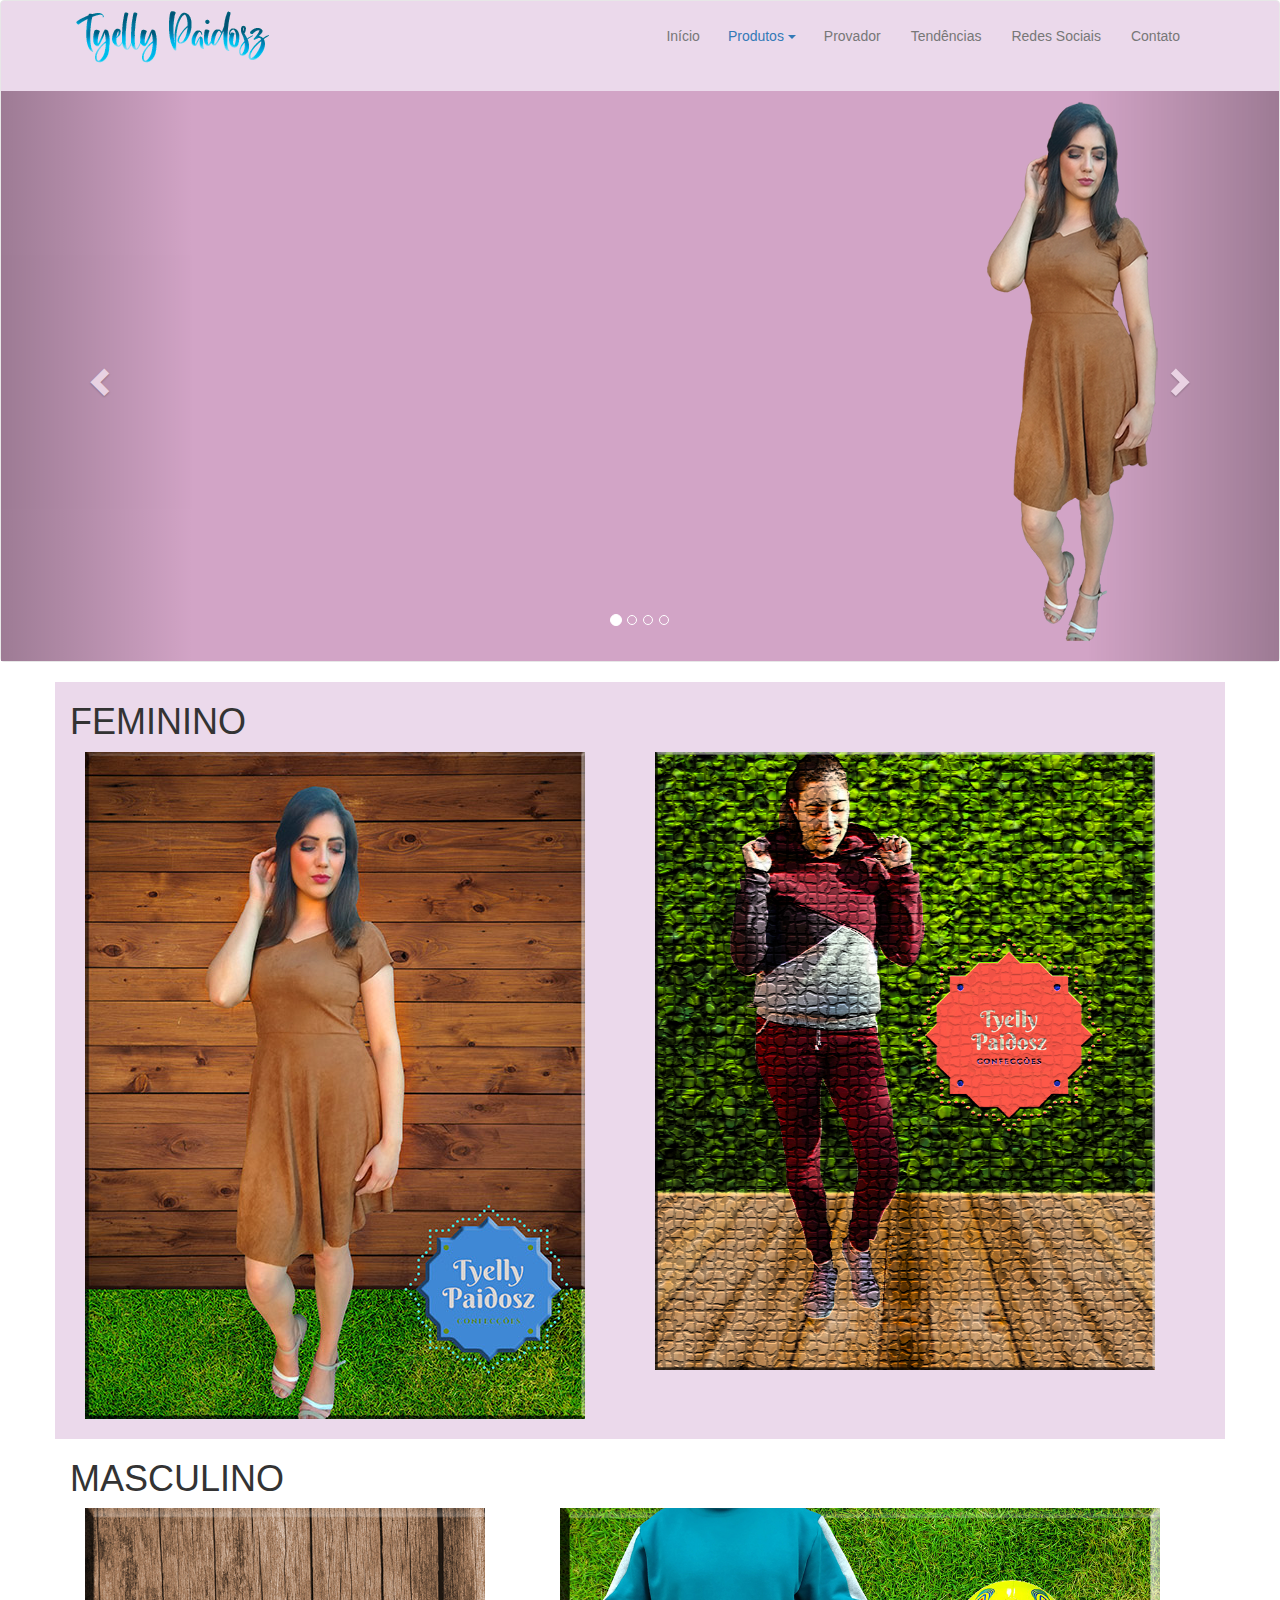
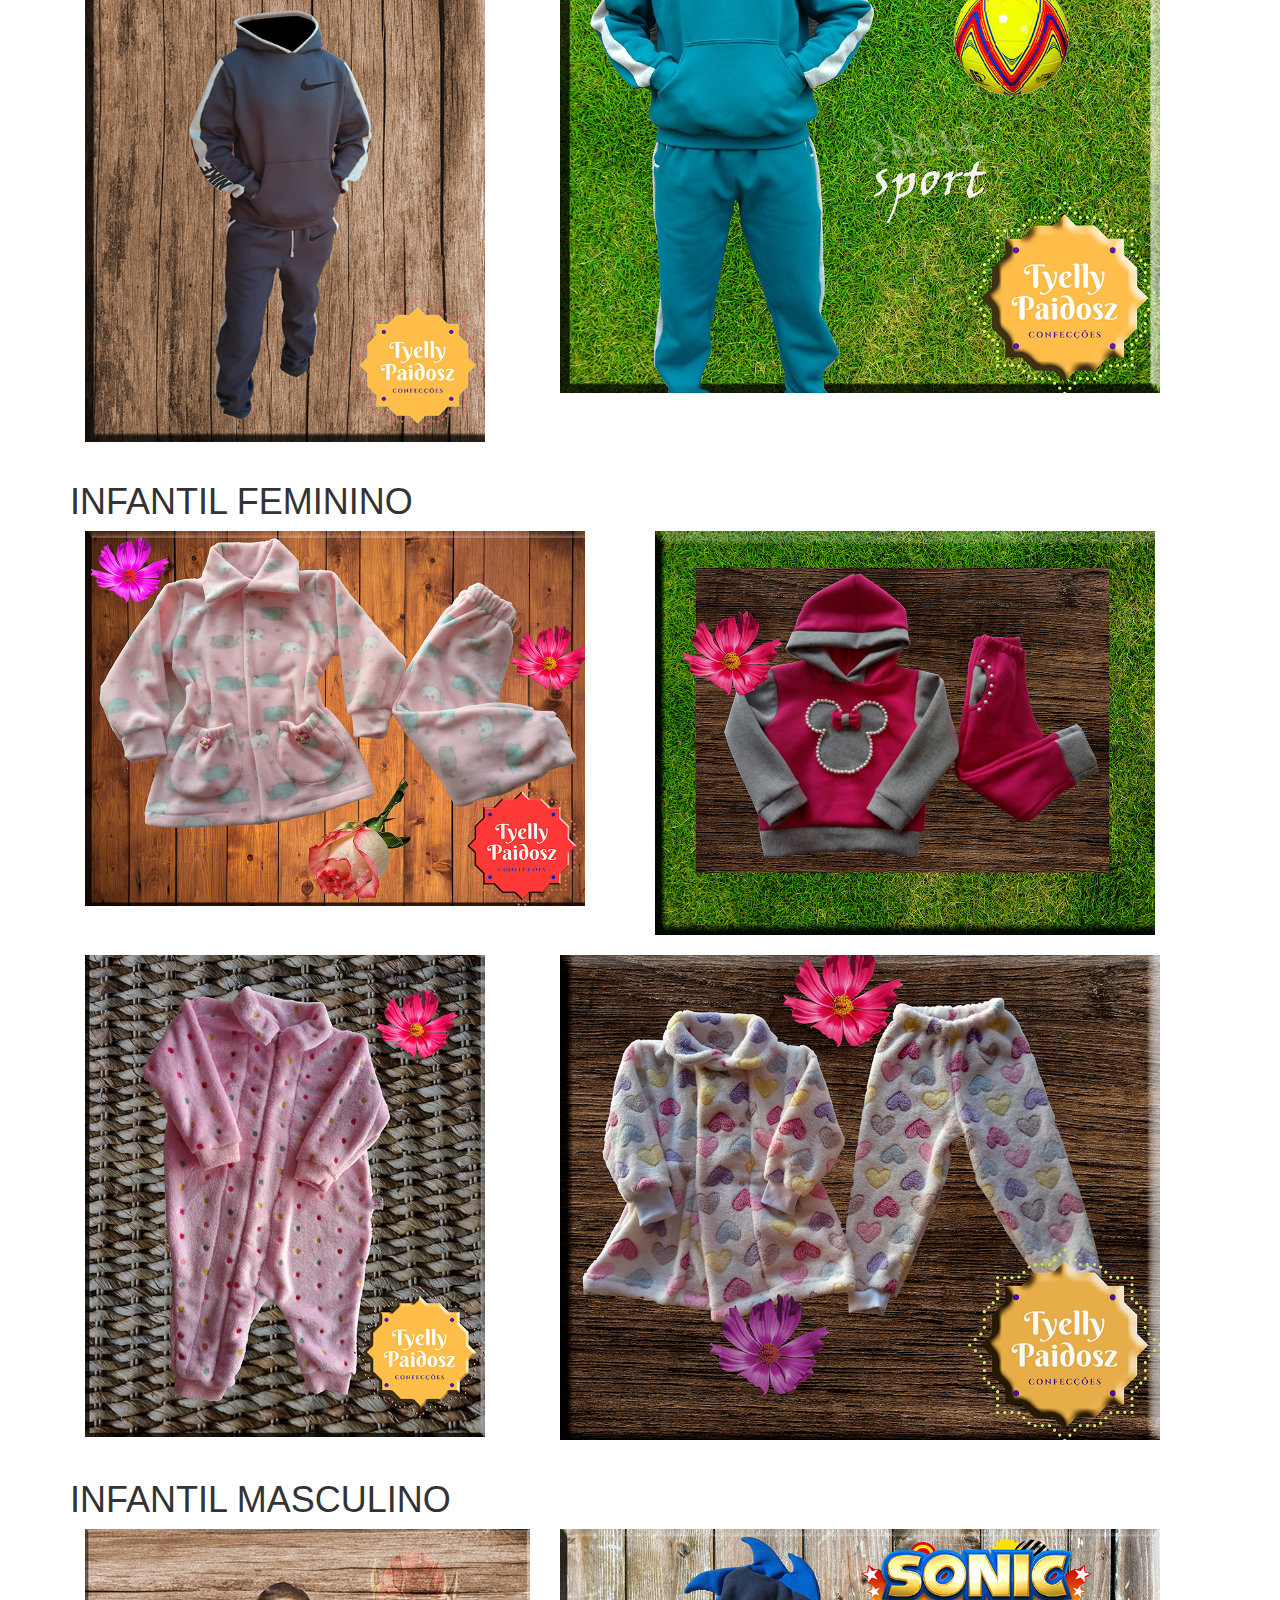
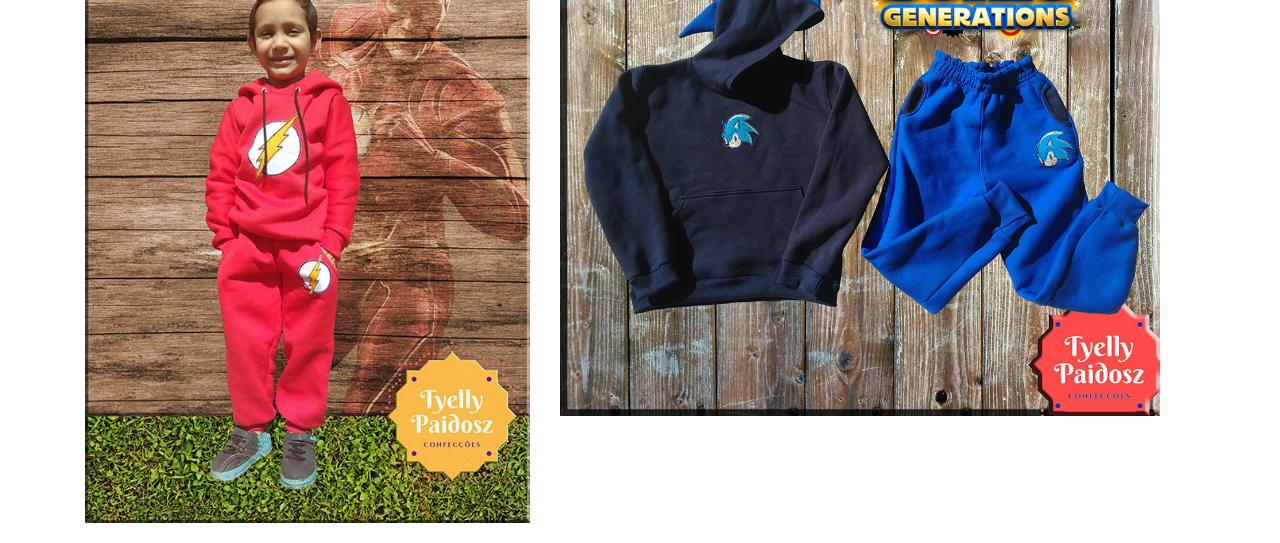
<file: index.html>
<html>

<head>
    <title>Tyelly Paidosz</title>
    <meta http-equiv="X-UA-Compatible" content="IE-edge">
    <meta name="viewport" content="width=device-width, initial-scale=1">

    <link href="css/bootstrap.css" rel="stylesheet">
    <link href="_css/estilo.css" rel="stylesheet">
</head>

<body>

    <nav class="navbar navbar-default" style="background-color: #ebd9eb;">
        <section class="container">
            <div class="navbar-header">
                <button type="button" class="navbar-toggle collapsed" data-toggle="collapse" data-target="#movelmenu"
                    aria-expanded="false">
                    <span class="sr-only">Toggle navigation</span>
                    <span class="icon-bar"></span>
                    <span class="icon-bar"></span>
                    <span class="icon-bar"></span>
                </button>
                <a href="#" class="navbar-left">
                    <img src="img/Logo_Original.png" class="img-responsive">
                </a>
            </div>
            <div class="collapse navbar-collapse pull-right" id="movelmenu">
                <ul class="nav navbar-nav">
                    <li><a href="index.html">Início</a></li>
                    <li>
                        <div class="dropdown">
                            <a class="btn navbar-btn" href="produtos.html" type="button" data-toggle="dropdown"
                                id="produtos">Produtos <span class="caret"></span></a>
                            <ul class="dropdown-menu" aria-labelledby="produtos">
                                <li><a href="feminino.html">Feminino</a></li>
                                <li><a href="Masculino.html">Masculino</a></li>
                                <li><a href="infFeminino.html">Infantil Feminino</a></li>
                                <li><a href="infMasculino.html">Infantil Masculino</a></li>
                            </ul>
                        </div>
                    </li>
                    <li><a href="provador.htm">Provador</a></li>
                    <li role="separator" class="divider"></li>
                    <li><a href="tendencias.html">Tendências</a></li>
                    <li><a href="redes.html">Redes Sociais</a></li>
                    <li><a href="contato.html">Contato</a></li>
                </ul>
            </div>
        </section>
        <div class="carousel slide" data-ride="carousel" id="galeria">

            <ol class="carousel-indicators">
                <li data-target="#galeria" data-slide-to="0" class="active"></li>
                <li data-target="#galeria" data-slide-to="1"></li>
                <li data-target="#galeria" data-slide-to="2"></li>
                <li data-target="#galeria" data-slide-to="3"></li>
            </ol>

            <div class="carousel-inner">
                <div class="item active">
                    <img src="img/VestidoSuede.png" class="img-responsive pull-right">
                </div>
                <div class="item">
                    <img src="img/SoniQuiel.png" class="img-responsive pull-right">
                </div>
                <div class="item">
                    <img src="img/MoletonDarcy.png" class="img-responsive pull-right">
                </div>
                <div class="item">
                    <img src="img/Flash.png" class="img-responsive pull-right">
                </div>
            </div><!-- carousel-inner -->

            <a class="left carousel-control" href="#galeria" role="button" data-slide="prev">
                <span class="glyphicon glyphicon-chevron-left"></span>
            </a>

            <a class="right carousel-control" href="#galeria" role="button" data-slide="next">
                <span class="glyphicon glyphicon-chevron-right"></span>
            </a>
        </div>
    </nav>

    <div class="container" id="feminino" style="background-color: #ebd9eb;">
        <h1>FEMININO</h1>
        <div class="col-sm-6">
            <img src="img/fem1.jpg" width="500" height="600" alt="" class="img-responsive">
        </div>
        <div class="col-sm-6">
            <img src="img/fem2.jpg" width="500" height="600" alt="" class="img-responsive">
        </div>
    </div>
    <div class="container" id="masculino">
        <h1>MASCULINO</h1>
        <div class="col-sm-5">
            <img src="img/mas1.jpg" width="400" height="500" alt="" class="img-responsive">
        </div>
        <div class="col-sm-7">
            <img src="img/mas2.jpg" width="600" height="450" alt="" class="img-responsive">
        </div>
    </div>
    <div class="container" id="infantilf">
        <h1>INFANTIL FEMININO</h1>
        <div class="col-sm-6">
            <img src="img/inff1.jpg" width="500" height="370" alt="" class="img-responsive">
        </div>
        <div class="col-sm-6">
            <img src="img/inff2.jpg" width="500" height="370" alt="" class="img-responsive">
        </div>
        <div class="col-sm-5">
            <img src="img/inff3.jpg" width="400" height="500" alt="" class="img-responsive">
        </div>
        <div class="col-sm-7">
            <img src="img/inff4.jpg" width="600" height="500" alt="" class="img-responsive">
        </div>
    </div>
    <div class="container" id="infantilm">
        <h1>INFANTIL MASCULINO</h1>
        <div class="col-sm-5">
            <img src="img/infm1.jpg" width="450" height="600" alt="" class="img-responsive">
        </div>
        <div class="col-sm-7">
            <img src="img/infm2.jpg" width="600" height="500" alt="" class="img-responsive">
        </div>
    </div>




    <script src="js/jquery.js"></script>
    <script src="js/bootstrap.min.js"></script>
    <script src="_js/script.js"></script>
</body>

</html>
</file>
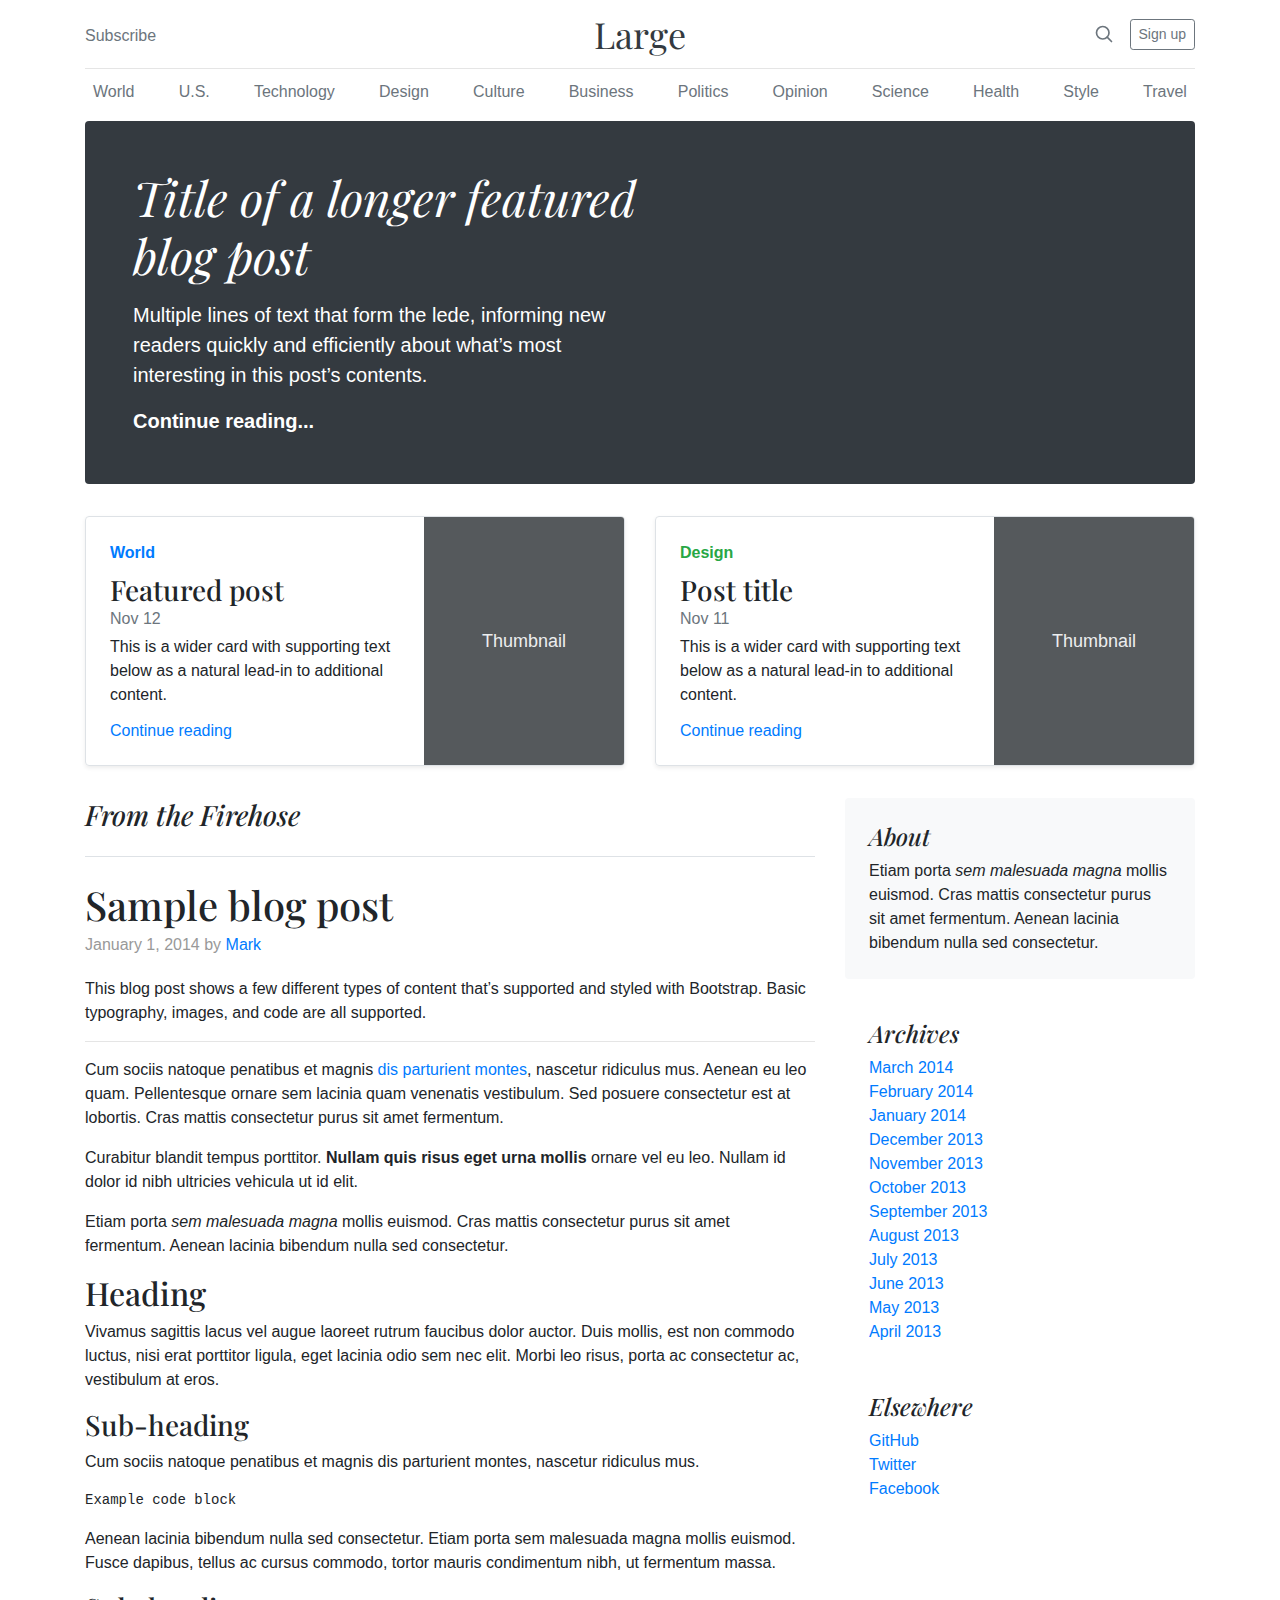
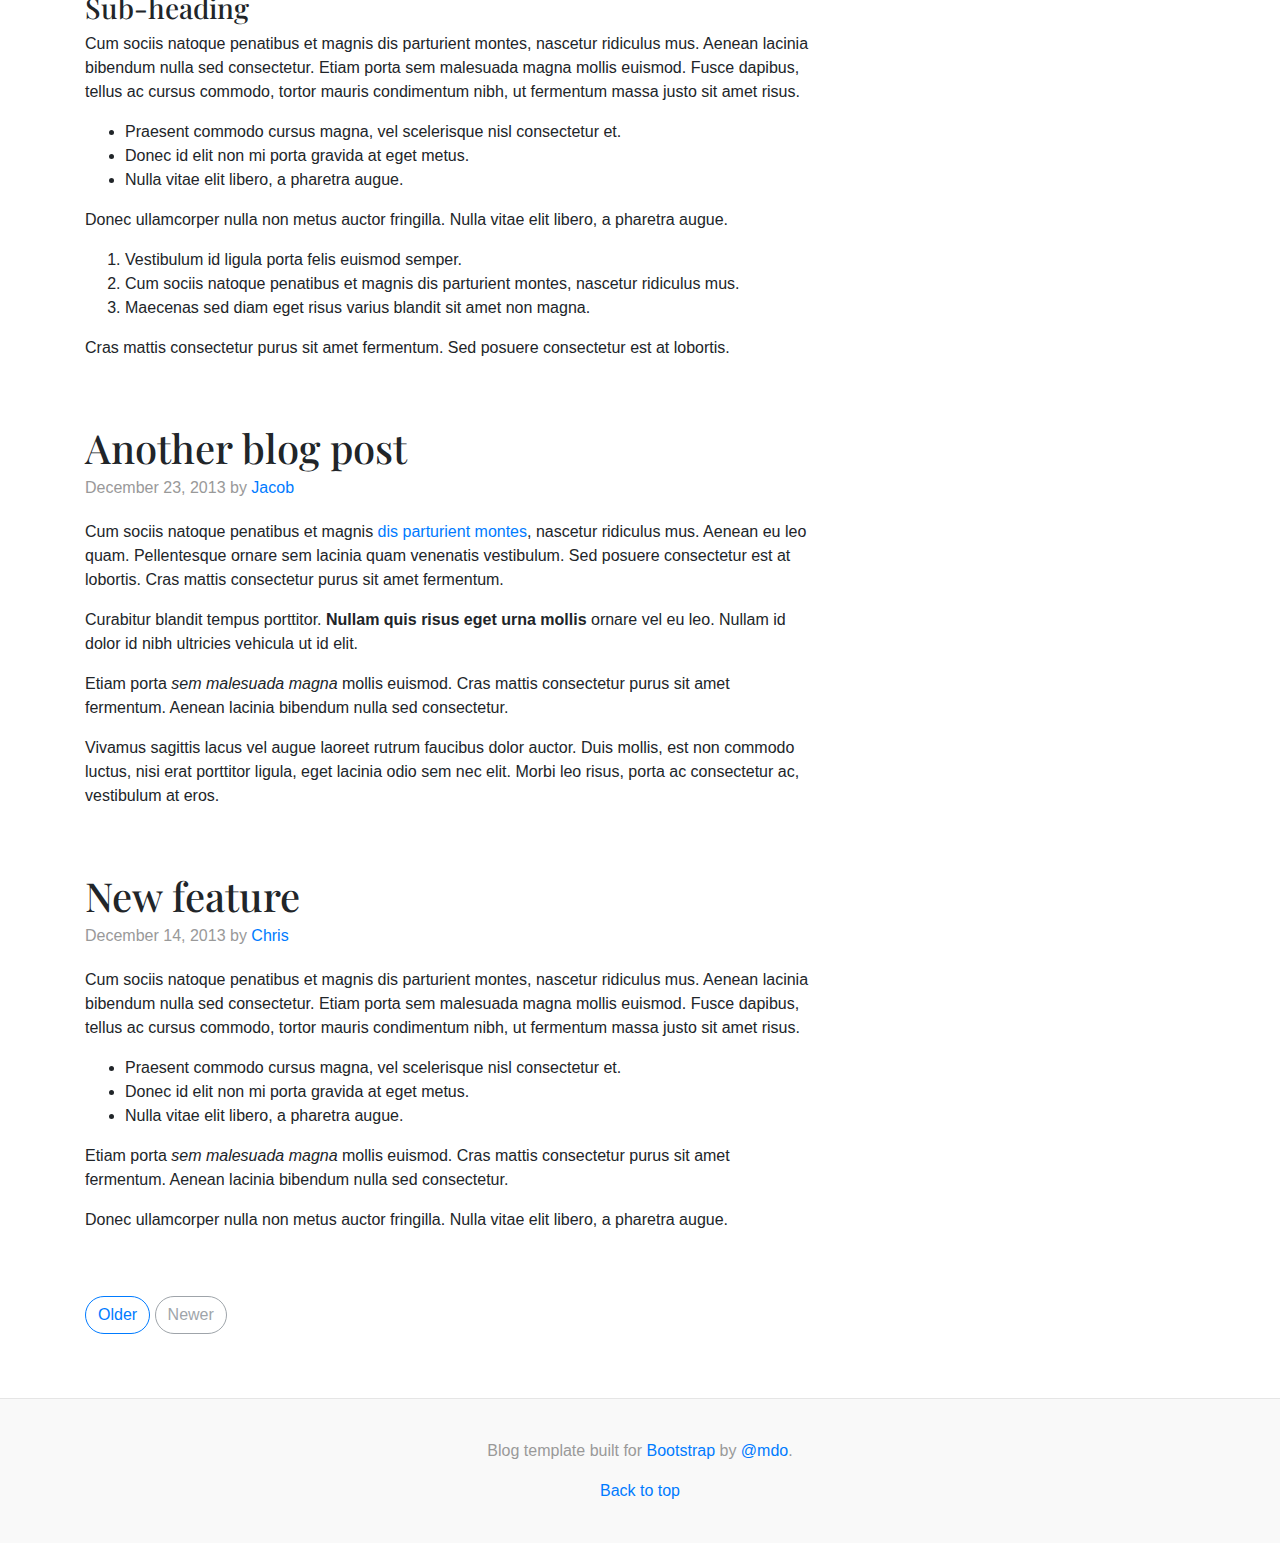
<file: bootstrap-4.5.2-examples/blog/index.html>
<!doctype html>
<html lang="en">
  <head>
    <meta charset="utf-8">
    <meta name="viewport" content="width=device-width, initial-scale=1, shrink-to-fit=no">
    <meta name="description" content="">
    <meta name="author" content="Mark Otto, Jacob Thornton, and Bootstrap contributors">
    <meta name="generator" content="Jekyll v4.1.1">
    <title>Blog Template · Bootstrap</title>

    <link rel="canonical" href="https://getbootstrap.com/docs/4.5/examples/blog/">

    <!-- Bootstrap core CSS -->
<link href="../assets/dist/css/bootstrap.min.css" rel="stylesheet">

    <style>
      .bd-placeholder-img {
        font-size: 1.125rem;
        text-anchor: middle;
        -webkit-user-select: none;
        -moz-user-select: none;
        -ms-user-select: none;
        user-select: none;
      }

      @media (min-width: 768px) {
        .bd-placeholder-img-lg {
          font-size: 3.5rem;
        }
      }
    </style>
    <!-- Custom styles for this template -->
    <link href="https://fonts.googleapis.com/css?family=Playfair+Display:700,900" rel="stylesheet">
    <!-- Custom styles for this template -->
    <link href="blog.css" rel="stylesheet">
  </head>
  <body>
    <div class="container">
  <header class="blog-header py-3">
    <div class="row flex-nowrap justify-content-between align-items-center">
      <div class="col-4 pt-1">
        <a class="text-muted" href="#">Subscribe</a>
      </div>
      <div class="col-4 text-center">
        <a class="blog-header-logo text-dark" href="#">Large</a>
      </div>
      <div class="col-4 d-flex justify-content-end align-items-center">
        <a class="text-muted" href="#" aria-label="Search">
          <svg xmlns="http://www.w3.org/2000/svg" width="20" height="20" fill="none" stroke="currentColor" stroke-linecap="round" stroke-linejoin="round" stroke-width="2" class="mx-3" role="img" viewBox="0 0 24 24" focusable="false"><title>Search</title><circle cx="10.5" cy="10.5" r="7.5"/><path d="M21 21l-5.2-5.2"/></svg>
        </a>
        <a class="btn btn-sm btn-outline-secondary" href="#">Sign up</a>
      </div>
    </div>
  </header>

  <div class="nav-scroller py-1 mb-2">
    <nav class="nav d-flex justify-content-between">
      <a class="p-2 text-muted" href="#">World</a>
      <a class="p-2 text-muted" href="#">U.S.</a>
      <a class="p-2 text-muted" href="#">Technology</a>
      <a class="p-2 text-muted" href="#">Design</a>
      <a class="p-2 text-muted" href="#">Culture</a>
      <a class="p-2 text-muted" href="#">Business</a>
      <a class="p-2 text-muted" href="#">Politics</a>
      <a class="p-2 text-muted" href="#">Opinion</a>
      <a class="p-2 text-muted" href="#">Science</a>
      <a class="p-2 text-muted" href="#">Health</a>
      <a class="p-2 text-muted" href="#">Style</a>
      <a class="p-2 text-muted" href="#">Travel</a>
    </nav>
  </div>

  <div class="jumbotron p-4 p-md-5 text-white rounded bg-dark">
    <div class="col-md-6 px-0">
      <h1 class="display-4 font-italic">Title of a longer featured blog post</h1>
      <p class="lead my-3">Multiple lines of text that form the lede, informing new readers quickly and efficiently about what’s most interesting in this post’s contents.</p>
      <p class="lead mb-0"><a href="#" class="text-white font-weight-bold">Continue reading...</a></p>
    </div>
  </div>

  <div class="row mb-2">
    <div class="col-md-6">
      <div class="row no-gutters border rounded overflow-hidden flex-md-row mb-4 shadow-sm h-md-250 position-relative">
        <div class="col p-4 d-flex flex-column position-static">
          <strong class="d-inline-block mb-2 text-primary">World</strong>
          <h3 class="mb-0">Featured post</h3>
          <div class="mb-1 text-muted">Nov 12</div>
          <p class="card-text mb-auto">This is a wider card with supporting text below as a natural lead-in to additional content.</p>
          <a href="#" class="stretched-link">Continue reading</a>
        </div>
        <div class="col-auto d-none d-lg-block">
          <svg class="bd-placeholder-img" width="200" height="250" xmlns="http://www.w3.org/2000/svg" preserveAspectRatio="xMidYMid slice" focusable="false" role="img" aria-label="Placeholder: Thumbnail"><title>Placeholder</title><rect width="100%" height="100%" fill="#55595c"/><text x="50%" y="50%" fill="#eceeef" dy=".3em">Thumbnail</text></svg>
        </div>
      </div>
    </div>
    <div class="col-md-6">
      <div class="row no-gutters border rounded overflow-hidden flex-md-row mb-4 shadow-sm h-md-250 position-relative">
        <div class="col p-4 d-flex flex-column position-static">
          <strong class="d-inline-block mb-2 text-success">Design</strong>
          <h3 class="mb-0">Post title</h3>
          <div class="mb-1 text-muted">Nov 11</div>
          <p class="mb-auto">This is a wider card with supporting text below as a natural lead-in to additional content.</p>
          <a href="#" class="stretched-link">Continue reading</a>
        </div>
        <div class="col-auto d-none d-lg-block">
          <svg class="bd-placeholder-img" width="200" height="250" xmlns="http://www.w3.org/2000/svg" preserveAspectRatio="xMidYMid slice" focusable="false" role="img" aria-label="Placeholder: Thumbnail"><title>Placeholder</title><rect width="100%" height="100%" fill="#55595c"/><text x="50%" y="50%" fill="#eceeef" dy=".3em">Thumbnail</text></svg>
        </div>
      </div>
    </div>
  </div>
</div>

<main role="main" class="container">
  <div class="row">
    <div class="col-md-8 blog-main">
      <h3 class="pb-4 mb-4 font-italic border-bottom">
        From the Firehose
      </h3>

      <div class="blog-post">
        <h2 class="blog-post-title">Sample blog post</h2>
        <p class="blog-post-meta">January 1, 2014 by <a href="#">Mark</a></p>

        <p>This blog post shows a few different types of content that’s supported and styled with Bootstrap. Basic typography, images, and code are all supported.</p>
        <hr>
        <p>Cum sociis natoque penatibus et magnis <a href="#">dis parturient montes</a>, nascetur ridiculus mus. Aenean eu leo quam. Pellentesque ornare sem lacinia quam venenatis vestibulum. Sed posuere consectetur est at lobortis. Cras mattis consectetur purus sit amet fermentum.</p>
        <blockquote>
          <p>Curabitur blandit tempus porttitor. <strong>Nullam quis risus eget urna mollis</strong> ornare vel eu leo. Nullam id dolor id nibh ultricies vehicula ut id elit.</p>
        </blockquote>
        <p>Etiam porta <em>sem malesuada magna</em> mollis euismod. Cras mattis consectetur purus sit amet fermentum. Aenean lacinia bibendum nulla sed consectetur.</p>
        <h2>Heading</h2>
        <p>Vivamus sagittis lacus vel augue laoreet rutrum faucibus dolor auctor. Duis mollis, est non commodo luctus, nisi erat porttitor ligula, eget lacinia odio sem nec elit. Morbi leo risus, porta ac consectetur ac, vestibulum at eros.</p>
        <h3>Sub-heading</h3>
        <p>Cum sociis natoque penatibus et magnis dis parturient montes, nascetur ridiculus mus.</p>
        <pre><code>Example code block</code></pre>
        <p>Aenean lacinia bibendum nulla sed consectetur. Etiam porta sem malesuada magna mollis euismod. Fusce dapibus, tellus ac cursus commodo, tortor mauris condimentum nibh, ut fermentum massa.</p>
        <h3>Sub-heading</h3>
        <p>Cum sociis natoque penatibus et magnis dis parturient montes, nascetur ridiculus mus. Aenean lacinia bibendum nulla sed consectetur. Etiam porta sem malesuada magna mollis euismod. Fusce dapibus, tellus ac cursus commodo, tortor mauris condimentum nibh, ut fermentum massa justo sit amet risus.</p>
        <ul>
          <li>Praesent commodo cursus magna, vel scelerisque nisl consectetur et.</li>
          <li>Donec id elit non mi porta gravida at eget metus.</li>
          <li>Nulla vitae elit libero, a pharetra augue.</li>
        </ul>
        <p>Donec ullamcorper nulla non metus auctor fringilla. Nulla vitae elit libero, a pharetra augue.</p>
        <ol>
          <li>Vestibulum id ligula porta felis euismod semper.</li>
          <li>Cum sociis natoque penatibus et magnis dis parturient montes, nascetur ridiculus mus.</li>
          <li>Maecenas sed diam eget risus varius blandit sit amet non magna.</li>
        </ol>
        <p>Cras mattis consectetur purus sit amet fermentum. Sed posuere consectetur est at lobortis.</p>
      </div><!-- /.blog-post -->

      <div class="blog-post">
        <h2 class="blog-post-title">Another blog post</h2>
        <p class="blog-post-meta">December 23, 2013 by <a href="#">Jacob</a></p>

        <p>Cum sociis natoque penatibus et magnis <a href="#">dis parturient montes</a>, nascetur ridiculus mus. Aenean eu leo quam. Pellentesque ornare sem lacinia quam venenatis vestibulum. Sed posuere consectetur est at lobortis. Cras mattis consectetur purus sit amet fermentum.</p>
        <blockquote>
          <p>Curabitur blandit tempus porttitor. <strong>Nullam quis risus eget urna mollis</strong> ornare vel eu leo. Nullam id dolor id nibh ultricies vehicula ut id elit.</p>
        </blockquote>
        <p>Etiam porta <em>sem malesuada magna</em> mollis euismod. Cras mattis consectetur purus sit amet fermentum. Aenean lacinia bibendum nulla sed consectetur.</p>
        <p>Vivamus sagittis lacus vel augue laoreet rutrum faucibus dolor auctor. Duis mollis, est non commodo luctus, nisi erat porttitor ligula, eget lacinia odio sem nec elit. Morbi leo risus, porta ac consectetur ac, vestibulum at eros.</p>
      </div><!-- /.blog-post -->

      <div class="blog-post">
        <h2 class="blog-post-title">New feature</h2>
        <p class="blog-post-meta">December 14, 2013 by <a href="#">Chris</a></p>

        <p>Cum sociis natoque penatibus et magnis dis parturient montes, nascetur ridiculus mus. Aenean lacinia bibendum nulla sed consectetur. Etiam porta sem malesuada magna mollis euismod. Fusce dapibus, tellus ac cursus commodo, tortor mauris condimentum nibh, ut fermentum massa justo sit amet risus.</p>
        <ul>
          <li>Praesent commodo cursus magna, vel scelerisque nisl consectetur et.</li>
          <li>Donec id elit non mi porta gravida at eget metus.</li>
          <li>Nulla vitae elit libero, a pharetra augue.</li>
        </ul>
        <p>Etiam porta <em>sem malesuada magna</em> mollis euismod. Cras mattis consectetur purus sit amet fermentum. Aenean lacinia bibendum nulla sed consectetur.</p>
        <p>Donec ullamcorper nulla non metus auctor fringilla. Nulla vitae elit libero, a pharetra augue.</p>
      </div><!-- /.blog-post -->

      <nav class="blog-pagination">
        <a class="btn btn-outline-primary" href="#">Older</a>
        <a class="btn btn-outline-secondary disabled" href="#" tabindex="-1" aria-disabled="true">Newer</a>
      </nav>

    </div><!-- /.blog-main -->

    <aside class="col-md-4 blog-sidebar">
      <div class="p-4 mb-3 bg-light rounded">
        <h4 class="font-italic">About</h4>
        <p class="mb-0">Etiam porta <em>sem malesuada magna</em> mollis euismod. Cras mattis consectetur purus sit amet fermentum. Aenean lacinia bibendum nulla sed consectetur.</p>
      </div>

      <div class="p-4">
        <h4 class="font-italic">Archives</h4>
        <ol class="list-unstyled mb-0">
          <li><a href="#">March 2014</a></li>
          <li><a href="#">February 2014</a></li>
          <li><a href="#">January 2014</a></li>
          <li><a href="#">December 2013</a></li>
          <li><a href="#">November 2013</a></li>
          <li><a href="#">October 2013</a></li>
          <li><a href="#">September 2013</a></li>
          <li><a href="#">August 2013</a></li>
          <li><a href="#">July 2013</a></li>
          <li><a href="#">June 2013</a></li>
          <li><a href="#">May 2013</a></li>
          <li><a href="#">April 2013</a></li>
        </ol>
      </div>

      <div class="p-4">
        <h4 class="font-italic">Elsewhere</h4>
        <ol class="list-unstyled">
          <li><a href="#">GitHub</a></li>
          <li><a href="#">Twitter</a></li>
          <li><a href="#">Facebook</a></li>
        </ol>
      </div>
    </aside><!-- /.blog-sidebar -->

  </div><!-- /.row -->

</main><!-- /.container -->

<footer class="blog-footer">
  <p>Blog template built for <a href="https://getbootstrap.com/">Bootstrap</a> by <a href="https://twitter.com/mdo">@mdo</a>.</p>
  <p>
    <a href="#">Back to top</a>
  </p>
</footer>
</body>
</html>
</file>
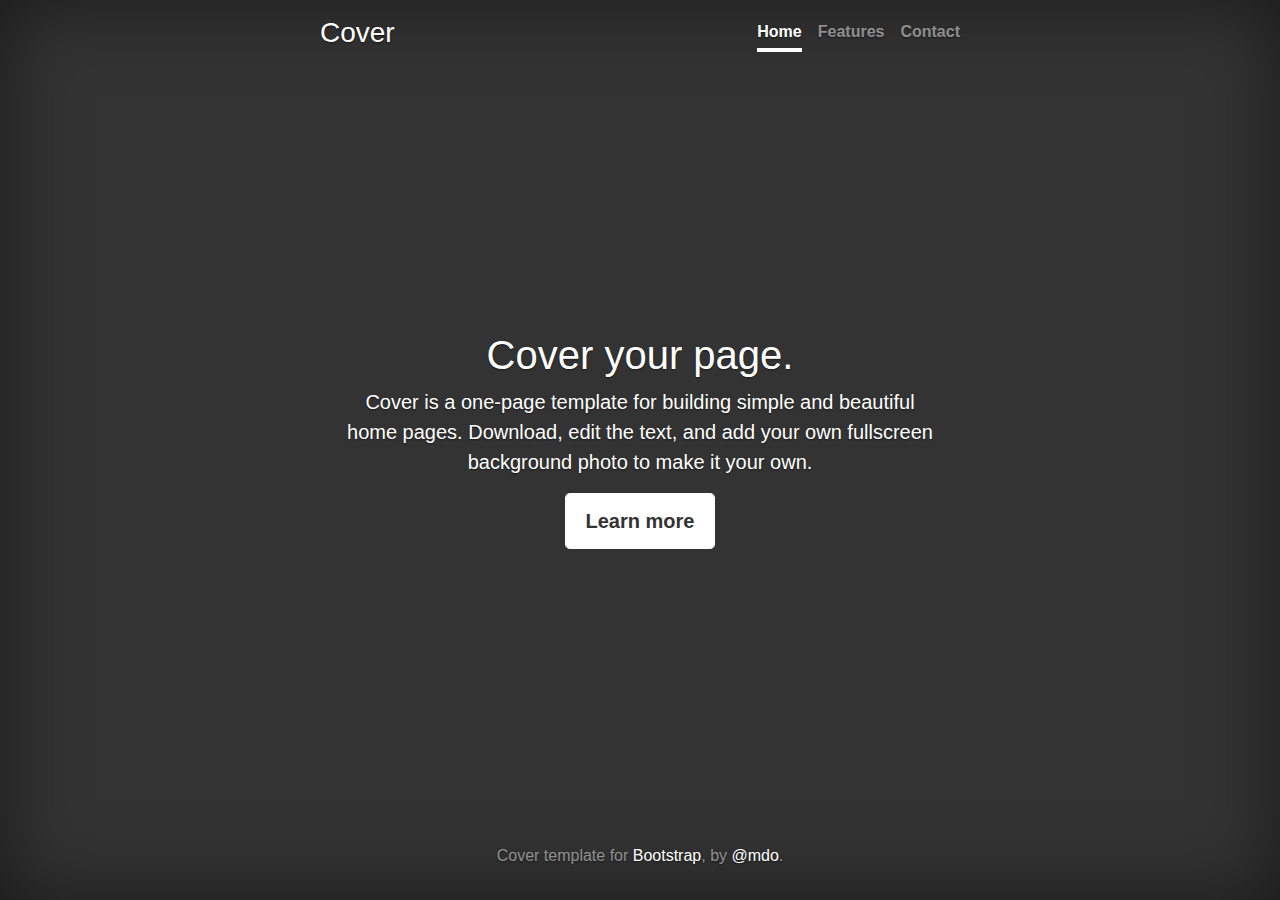
<file: bootstrap-4.5.2-examples/cover/index.html>
<!doctype html>
<html lang="en">
  <head>
    <meta charset="utf-8">
    <meta name="viewport" content="width=device-width, initial-scale=1, shrink-to-fit=no">
    <meta name="description" content="">
    <meta name="author" content="Mark Otto, Jacob Thornton, and Bootstrap contributors">
    <meta name="generator" content="Jekyll v4.1.1">
    <title>Cover Template · Bootstrap</title>

    <link rel="canonical" href="https://getbootstrap.com/docs/4.5/examples/cover/">

    <!-- Bootstrap core CSS -->
<link href="../assets/dist/css/bootstrap.min.css" rel="stylesheet">

    <style>
      .bd-placeholder-img {
        font-size: 1.125rem;
        text-anchor: middle;
        -webkit-user-select: none;
        -moz-user-select: none;
        -ms-user-select: none;
        user-select: none;
      }

      @media (min-width: 768px) {
        .bd-placeholder-img-lg {
          font-size: 3.5rem;
        }
      }
    </style>
    <!-- Custom styles for this template -->
    <link href="cover.css" rel="stylesheet">
  </head>
  <body class="text-center">
    <div class="cover-container d-flex w-100 h-100 p-3 mx-auto flex-column">
  <header class="masthead mb-auto">
    <div class="inner">
      <h3 class="masthead-brand">Cover</h3>
      <nav class="nav nav-masthead justify-content-center">
        <a class="nav-link active" href="#">Home</a>
        <a class="nav-link" href="#">Features</a>
        <a class="nav-link" href="#">Contact</a>
      </nav>
    </div>
  </header>

  <main role="main" class="inner cover">
    <h1 class="cover-heading">Cover your page.</h1>
    <p class="lead">Cover is a one-page template for building simple and beautiful home pages. Download, edit the text, and add your own fullscreen background photo to make it your own.</p>
    <p class="lead">
      <a href="#" class="btn btn-lg btn-secondary">Learn more</a>
    </p>
  </main>

  <footer class="mastfoot mt-auto">
    <div class="inner">
      <p>Cover template for <a href="https://getbootstrap.com/">Bootstrap</a>, by <a href="https://twitter.com/mdo">@mdo</a>.</p>
    </div>
  </footer>
</div>
</body>
</html>
</file>
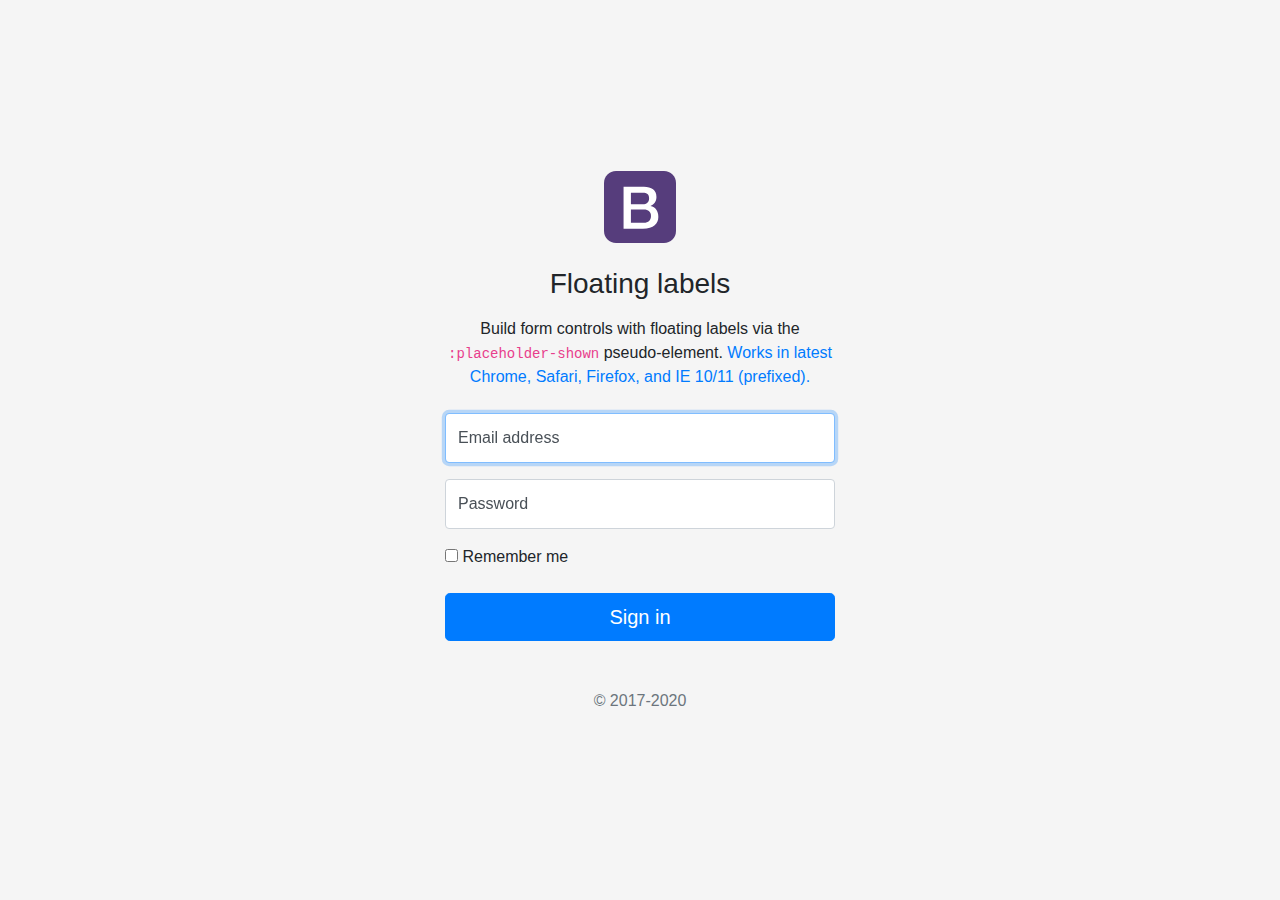
<file: bootstrap-4.5.2-examples/floating-labels/index.html>
<!doctype html>
<html lang="en">
  <head>
    <meta charset="utf-8">
    <meta name="viewport" content="width=device-width, initial-scale=1, shrink-to-fit=no">
    <meta name="description" content="">
    <meta name="author" content="Mark Otto, Jacob Thornton, and Bootstrap contributors">
    <meta name="generator" content="Jekyll v4.1.1">
    <title>Floating labels example · Bootstrap</title>

    <link rel="canonical" href="https://getbootstrap.com/docs/4.5/examples/floating-labels/">

    <!-- Bootstrap core CSS -->
<link href="../assets/dist/css/bootstrap.min.css" rel="stylesheet">

    <style>
      .bd-placeholder-img {
        font-size: 1.125rem;
        text-anchor: middle;
        -webkit-user-select: none;
        -moz-user-select: none;
        -ms-user-select: none;
        user-select: none;
      }

      @media (min-width: 768px) {
        .bd-placeholder-img-lg {
          font-size: 3.5rem;
        }
      }
    </style>
    <!-- Custom styles for this template -->
    <link href="floating-labels.css" rel="stylesheet">
  </head>
  <body>
    <form class="form-signin">
  <div class="text-center mb-4">
    <img class="mb-4" src="../assets/brand/bootstrap-solid.svg" alt="" width="72" height="72">
    <h1 class="h3 mb-3 font-weight-normal">Floating labels</h1>
    <p>Build form controls with floating labels via the <code>:placeholder-shown</code> pseudo-element. <a href="https://caniuse.com/#feat=css-placeholder-shown">Works in latest Chrome, Safari, Firefox, and IE 10/11 (prefixed).</a></p>
  </div>

  <div class="form-label-group">
    <input type="email" id="inputEmail" class="form-control" placeholder="Email address" required autofocus>
    <label for="inputEmail">Email address</label>
  </div>

  <div class="form-label-group">
    <input type="password" id="inputPassword" class="form-control" placeholder="Password" required>
    <label for="inputPassword">Password</label>
  </div>

  <div class="checkbox mb-3">
    <label>
      <input type="checkbox" value="remember-me"> Remember me
    </label>
  </div>
  <button class="btn btn-lg btn-primary btn-block" type="submit">Sign in</button>
  <p class="mt-5 mb-3 text-muted text-center">&copy; 2017-2020</p>
</form>
</body>
</html>
</file>
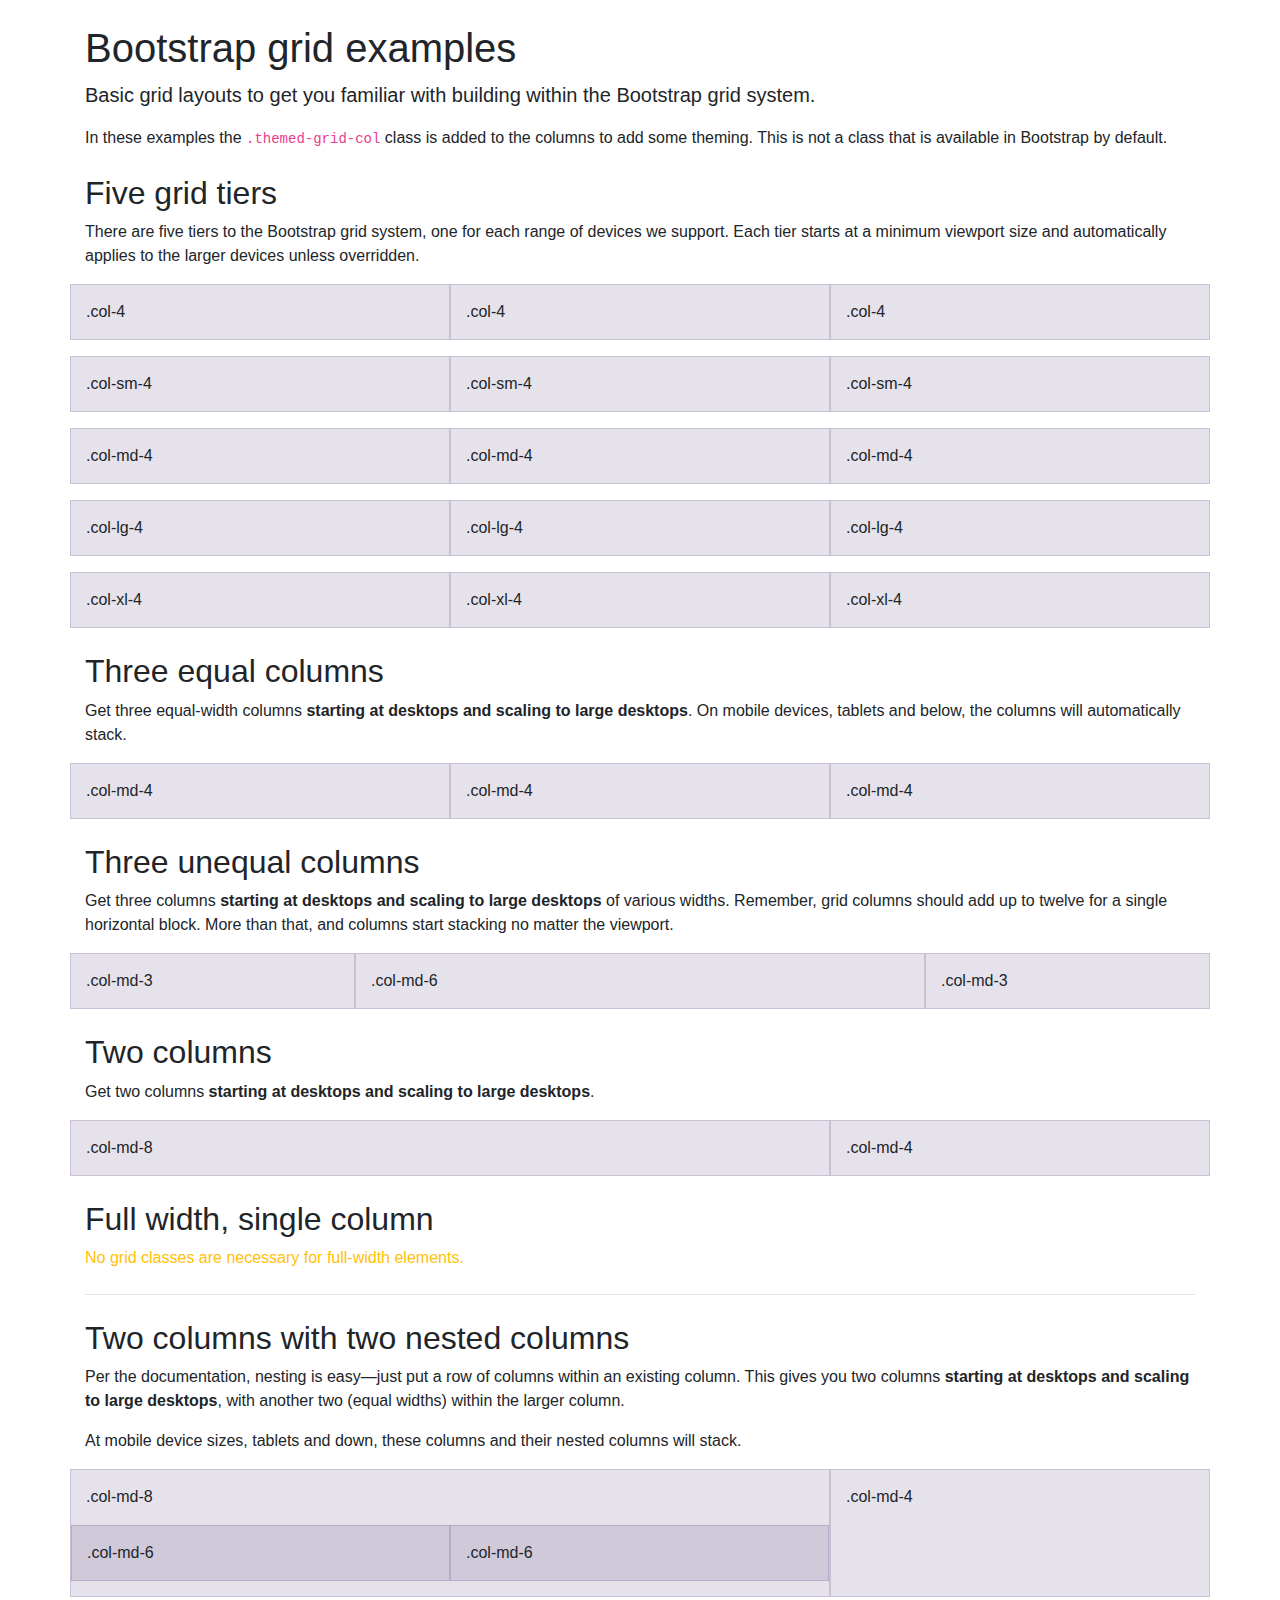
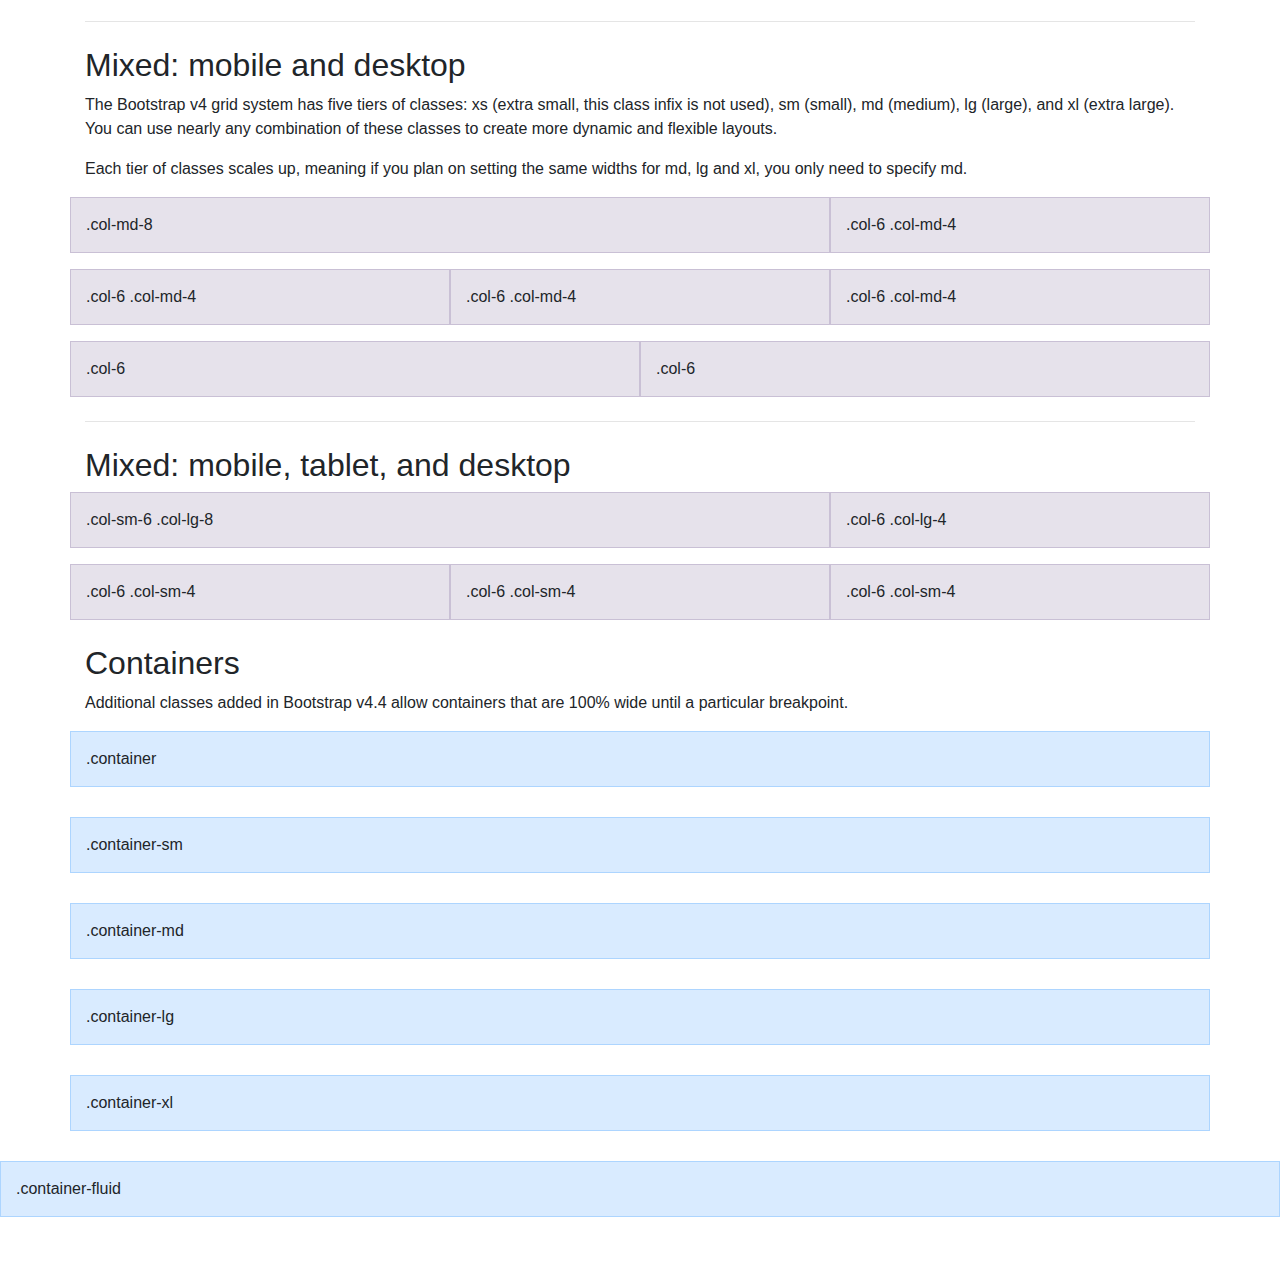
<file: bootstrap-4.5.2-examples/grid/index.html>
<!doctype html>
<html lang="en">
  <head>
    <meta charset="utf-8">
    <meta name="viewport" content="width=device-width, initial-scale=1, shrink-to-fit=no">
    <meta name="description" content="">
    <meta name="author" content="Mark Otto, Jacob Thornton, and Bootstrap contributors">
    <meta name="generator" content="Jekyll v4.1.1">
    <title>Grid Template · Bootstrap</title>

    <link rel="canonical" href="https://getbootstrap.com/docs/4.5/examples/grid/">

    <!-- Bootstrap core CSS -->
<link href="../assets/dist/css/bootstrap.min.css" rel="stylesheet">

    <style>
      .bd-placeholder-img {
        font-size: 1.125rem;
        text-anchor: middle;
        -webkit-user-select: none;
        -moz-user-select: none;
        -ms-user-select: none;
        user-select: none;
      }

      @media (min-width: 768px) {
        .bd-placeholder-img-lg {
          font-size: 3.5rem;
        }
      }
    </style>
    <!-- Custom styles for this template -->
    <link href="grid.css" rel="stylesheet">
  </head>
  <body class="py-4">
    <div class="container">

  <h1>Bootstrap grid examples</h1>
  <p class="lead">Basic grid layouts to get you familiar with building within the Bootstrap grid system.</p>
  <p>In these examples the <code>.themed-grid-col</code> class is added to the columns to add some theming. This is not a class that is available in Bootstrap by default.</p>

  <h2 class="mt-4">Five grid tiers</h2>
  <p>There are five tiers to the Bootstrap grid system, one for each range of devices we support. Each tier starts at a minimum viewport size and automatically applies to the larger devices unless overridden.</p>

  <div class="row mb-3">
    <div class="col-4 themed-grid-col">.col-4</div>
    <div class="col-4 themed-grid-col">.col-4</div>
    <div class="col-4 themed-grid-col">.col-4</div>
  </div>

  <div class="row mb-3">
    <div class="col-sm-4 themed-grid-col">.col-sm-4</div>
    <div class="col-sm-4 themed-grid-col">.col-sm-4</div>
    <div class="col-sm-4 themed-grid-col">.col-sm-4</div>
  </div>

  <div class="row mb-3">
    <div class="col-md-4 themed-grid-col">.col-md-4</div>
    <div class="col-md-4 themed-grid-col">.col-md-4</div>
    <div class="col-md-4 themed-grid-col">.col-md-4</div>
  </div>

  <div class="row mb-3">
    <div class="col-lg-4 themed-grid-col">.col-lg-4</div>
    <div class="col-lg-4 themed-grid-col">.col-lg-4</div>
    <div class="col-lg-4 themed-grid-col">.col-lg-4</div>
  </div>

  <div class="row mb-3">
    <div class="col-xl-4 themed-grid-col">.col-xl-4</div>
    <div class="col-xl-4 themed-grid-col">.col-xl-4</div>
    <div class="col-xl-4 themed-grid-col">.col-xl-4</div>
  </div>

  <h2 class="mt-4">Three equal columns</h2>
  <p>Get three equal-width columns <strong>starting at desktops and scaling to large desktops</strong>. On mobile devices, tablets and below, the columns will automatically stack.</p>
  <div class="row mb-3">
    <div class="col-md-4 themed-grid-col">.col-md-4</div>
    <div class="col-md-4 themed-grid-col">.col-md-4</div>
    <div class="col-md-4 themed-grid-col">.col-md-4</div>
  </div>

  <h2 class="mt-4">Three unequal columns</h2>
  <p>Get three columns <strong>starting at desktops and scaling to large desktops</strong> of various widths. Remember, grid columns should add up to twelve for a single horizontal block. More than that, and columns start stacking no matter the viewport.</p>
  <div class="row mb-3">
    <div class="col-md-3 themed-grid-col">.col-md-3</div>
    <div class="col-md-6 themed-grid-col">.col-md-6</div>
    <div class="col-md-3 themed-grid-col">.col-md-3</div>
  </div>

  <h2 class="mt-4">Two columns</h2>
  <p>Get two columns <strong>starting at desktops and scaling to large desktops</strong>.</p>
  <div class="row mb-3">
    <div class="col-md-8 themed-grid-col">.col-md-8</div>
    <div class="col-md-4 themed-grid-col">.col-md-4</div>
  </div>

  <h2 class="mt-4">Full width, single column</h2>
  <p class="text-warning">
    No grid classes are necessary for full-width elements.
  </p>

  <hr class="my-4">

  <h2 class="mt-4">Two columns with two nested columns</h2>
  <p>Per the documentation, nesting is easy—just put a row of columns within an existing column. This gives you two columns <strong>starting at desktops and scaling to large desktops</strong>, with another two (equal widths) within the larger column.</p>
  <p>At mobile device sizes, tablets and down, these columns and their nested columns will stack.</p>
  <div class="row mb-3">
    <div class="col-md-8 themed-grid-col">
      <div class="pb-3">
        .col-md-8
      </div>
      <div class="row">
        <div class="col-md-6 themed-grid-col">.col-md-6</div>
        <div class="col-md-6 themed-grid-col">.col-md-6</div>
      </div>
    </div>
    <div class="col-md-4 themed-grid-col">.col-md-4</div>
  </div>

  <hr class="my-4">

  <h2 class="mt-4">Mixed: mobile and desktop</h2>
  <p>The Bootstrap v4 grid system has five tiers of classes: xs (extra small, this class infix is not used), sm (small), md (medium), lg (large), and xl (extra large). You can use nearly any combination of these classes to create more dynamic and flexible layouts.</p>
  <p>Each tier of classes scales up, meaning if you plan on setting the same widths for md, lg and xl, you only need to specify md.</p>
  <div class="row mb-3">
    <div class="col-md-8 themed-grid-col">.col-md-8</div>
    <div class="col-6 col-md-4 themed-grid-col">.col-6 .col-md-4</div>
  </div>
  <div class="row mb-3">
    <div class="col-6 col-md-4 themed-grid-col">.col-6 .col-md-4</div>
    <div class="col-6 col-md-4 themed-grid-col">.col-6 .col-md-4</div>
    <div class="col-6 col-md-4 themed-grid-col">.col-6 .col-md-4</div>
  </div>
  <div class="row mb-3">
    <div class="col-6 themed-grid-col">.col-6</div>
    <div class="col-6 themed-grid-col">.col-6</div>
  </div>

  <hr class="my-4">

  <h2 class="mt-4">Mixed: mobile, tablet, and desktop</h2>
  <div class="row mb-3">
    <div class="col-sm-6 col-lg-8 themed-grid-col">.col-sm-6 .col-lg-8</div>
    <div class="col-6 col-lg-4 themed-grid-col">.col-6 .col-lg-4</div>
  </div>
  <div class="row mb-3">
    <div class="col-6 col-sm-4 themed-grid-col">.col-6 .col-sm-4</div>
    <div class="col-6 col-sm-4 themed-grid-col">.col-6 .col-sm-4</div>
    <div class="col-6 col-sm-4 themed-grid-col">.col-6 .col-sm-4</div>
  </div>

</div>

<div class="container" id="containers">
  <h2 class="mt-4">Containers</h2>
  <p>Additional classes added in Bootstrap v4.4 allow containers that are 100% wide until a particular breakpoint.</p>
</div>

<div class="container themed-container">.container</div>
<div class="container-sm themed-container">.container-sm</div>
<div class="container-md themed-container">.container-md</div>
<div class="container-lg themed-container">.container-lg</div>
<div class="container-xl themed-container">.container-xl</div>
<div class="container-fluid themed-container">.container-fluid</div>
</body>
</html>
</file>
<file: _css/estilo.css>
nav div.carousel-inner{
        background-color: #d2a4c6;
    }

nav div.carousel-inner div img{
    margin-right: 100px;
}

@media (max-width:768px){
    nav div.carousel-inner{
        min-height: 500px;
    }
    div.carousel-inner div img{

    }
}

nav a img{
    padding: 5px;
}
nav div ul li{
    padding: 10px 0px;
}
nav{
    background-color: black;
}
img{
    margin-bottom: 20px;
}
h1{
    clear: both;
}
#feminino{
    margin: 0 auto;
    background: blue;

}
#secao{
    float: right;
}
.card{
    width: 300px;
    height: 450px;
    overflow: hidden;
    margin: 25px;
}
.small{
    height: 100%;
    cursor: pointer;
    transition: all linear 0.2s;
}
.small:hover{
    transform: scale(1.05);
}
.row{
    display: flex;
    justify-content: center;
    flex-wrap: wrap;
}
#imgModal{
    width: 500px;
    height: 650px;

}
</file>
<file: bootstrap-4.5.2-examples/blog/blog.css>
/* stylelint-disable selector-list-comma-newline-after */

.blog-header {
  line-height: 1;
  border-bottom: 1px solid #e5e5e5;
}

.blog-header-logo {
  font-family: "Playfair Display", Georgia, "Times New Roman", serif;
  font-size: 2.25rem;
}

.blog-header-logo:hover {
  text-decoration: none;
}

h1, h2, h3, h4, h5, h6 {
  font-family: "Playfair Display", Georgia, "Times New Roman", serif;
}

.display-4 {
  font-size: 2.5rem;
}
@media (min-width: 768px) {
  .display-4 {
    font-size: 3rem;
  }
}

.nav-scroller {
  position: relative;
  z-index: 2;
  height: 2.75rem;
  overflow-y: hidden;
}

.nav-scroller .nav {
  display: -ms-flexbox;
  display: flex;
  -ms-flex-wrap: nowrap;
  flex-wrap: nowrap;
  padding-bottom: 1rem;
  margin-top: -1px;
  overflow-x: auto;
  text-align: center;
  white-space: nowrap;
  -webkit-overflow-scrolling: touch;
}

.nav-scroller .nav-link {
  padding-top: .75rem;
  padding-bottom: .75rem;
  font-size: .875rem;
}

.card-img-right {
  height: 100%;
  border-radius: 0 3px 3px 0;
}

.flex-auto {
  -ms-flex: 0 0 auto;
  flex: 0 0 auto;
}

.h-250 { height: 250px; }
@media (min-width: 768px) {
  .h-md-250 { height: 250px; }
}

/* Pagination */
.blog-pagination {
  margin-bottom: 4rem;
}
.blog-pagination > .btn {
  border-radius: 2rem;
}

/*
 * Blog posts
 */
.blog-post {
  margin-bottom: 4rem;
}
.blog-post-title {
  margin-bottom: .25rem;
  font-size: 2.5rem;
}
.blog-post-meta {
  margin-bottom: 1.25rem;
  color: #999;
}

/*
 * Footer
 */
.blog-footer {
  padding: 2.5rem 0;
  color: #999;
  text-align: center;
  background-color: #f9f9f9;
  border-top: .05rem solid #e5e5e5;
}
.blog-footer p:last-child {
  margin-bottom: 0;
}
</file>
<file: bootstrap-4.5.2-examples/cover/cover.css>
/*
 * Globals
 */

/* Links */
a,
a:focus,
a:hover {
  color: #fff;
}

/* Custom default button */
.btn-secondary,
.btn-secondary:hover,
.btn-secondary:focus {
  color: #333;
  text-shadow: none; /* Prevent inheritance from `body` */
  background-color: #fff;
  border: .05rem solid #fff;
}


/*
 * Base structure
 */

html,
body {
  height: 100%;
  background-color: #333;
}

body {
  display: -ms-flexbox;
  display: flex;
  color: #fff;
  text-shadow: 0 .05rem .1rem rgba(0, 0, 0, .5);
  box-shadow: inset 0 0 5rem rgba(0, 0, 0, .5);
}

.cover-container {
  max-width: 42em;
}


/*
 * Header
 */
.masthead {
  margin-bottom: 2rem;
}

.masthead-brand {
  margin-bottom: 0;
}

.nav-masthead .nav-link {
  padding: .25rem 0;
  font-weight: 700;
  color: rgba(255, 255, 255, .5);
  background-color: transparent;
  border-bottom: .25rem solid transparent;
}

.nav-masthead .nav-link:hover,
.nav-masthead .nav-link:focus {
  border-bottom-color: rgba(255, 255, 255, .25);
}

.nav-masthead .nav-link + .nav-link {
  margin-left: 1rem;
}

.nav-masthead .active {
  color: #fff;
  border-bottom-color: #fff;
}

@media (min-width: 48em) {
  .masthead-brand {
    float: left;
  }
  .nav-masthead {
    float: right;
  }
}


/*
 * Cover
 */
.cover {
  padding: 0 1.5rem;
}
.cover .btn-lg {
  padding: .75rem 1.25rem;
  font-weight: 700;
}


/*
 * Footer
 */
.mastfoot {
  color: rgba(255, 255, 255, .5);
}
</file>
<file: bootstrap-4.5.2-examples/floating-labels/floating-labels.css>
html,
body {
  height: 100%;
}

body {
  display: -ms-flexbox;
  display: flex;
  -ms-flex-align: center;
  align-items: center;
  padding-top: 40px;
  padding-bottom: 40px;
  background-color: #f5f5f5;
}

.form-signin {
  width: 100%;
  max-width: 420px;
  padding: 15px;
  margin: auto;
}

.form-label-group {
  position: relative;
  margin-bottom: 1rem;
}

.form-label-group input,
.form-label-group label {
  height: 3.125rem;
  padding: .75rem;
}

.form-label-group label {
  position: absolute;
  top: 0;
  left: 0;
  display: block;
  width: 100%;
  margin-bottom: 0; /* Override default `<label>` margin */
  line-height: 1.5;
  color: #495057;
  pointer-events: none;
  cursor: text; /* Match the input under the label */
  border: 1px solid transparent;
  border-radius: .25rem;
  transition: all .1s ease-in-out;
}

.form-label-group input::-webkit-input-placeholder {
  color: transparent;
}

.form-label-group input::-moz-placeholder {
  color: transparent;
}

.form-label-group input:-ms-input-placeholder {
  color: transparent;
}

.form-label-group input::-ms-input-placeholder {
  color: transparent;
}

.form-label-group input::placeholder {
  color: transparent;
}

.form-label-group input:not(:-moz-placeholder-shown) {
  padding-top: 1.25rem;
  padding-bottom: .25rem;
}

.form-label-group input:not(:-ms-input-placeholder) {
  padding-top: 1.25rem;
  padding-bottom: .25rem;
}

.form-label-group input:not(:placeholder-shown) {
  padding-top: 1.25rem;
  padding-bottom: .25rem;
}

.form-label-group input:not(:-moz-placeholder-shown) ~ label {
  padding-top: .25rem;
  padding-bottom: .25rem;
  font-size: 12px;
  color: #777;
}

.form-label-group input:not(:-ms-input-placeholder) ~ label {
  padding-top: .25rem;
  padding-bottom: .25rem;
  font-size: 12px;
  color: #777;
}

.form-label-group input:not(:placeholder-shown) ~ label {
  padding-top: .25rem;
  padding-bottom: .25rem;
  font-size: 12px;
  color: #777;
}

/* Fallback for Edge
-------------------------------------------------- */
@supports (-ms-ime-align: auto) {
  .form-label-group {
    display: -ms-flexbox;
    display: flex;
    -ms-flex-direction: column-reverse;
    flex-direction: column-reverse;
  }

  .form-label-group label {
    position: static;
  }

  .form-label-group input::-ms-input-placeholder {
    color: #777;
  }
}
</file>
<file: bootstrap-4.5.2-examples/grid/grid.css>
.themed-grid-col {
  padding-top: 15px;
  padding-bottom: 15px;
  background-color: rgba(86, 61, 124, .15);
  border: 1px solid rgba(86, 61, 124, .2);
}

.themed-container {
  padding: 15px;
  margin-bottom: 30px;
  background-color: rgba(0, 123, 255, .15);
  border: 1px solid rgba(0, 123, 255, .2);
}
</file>
